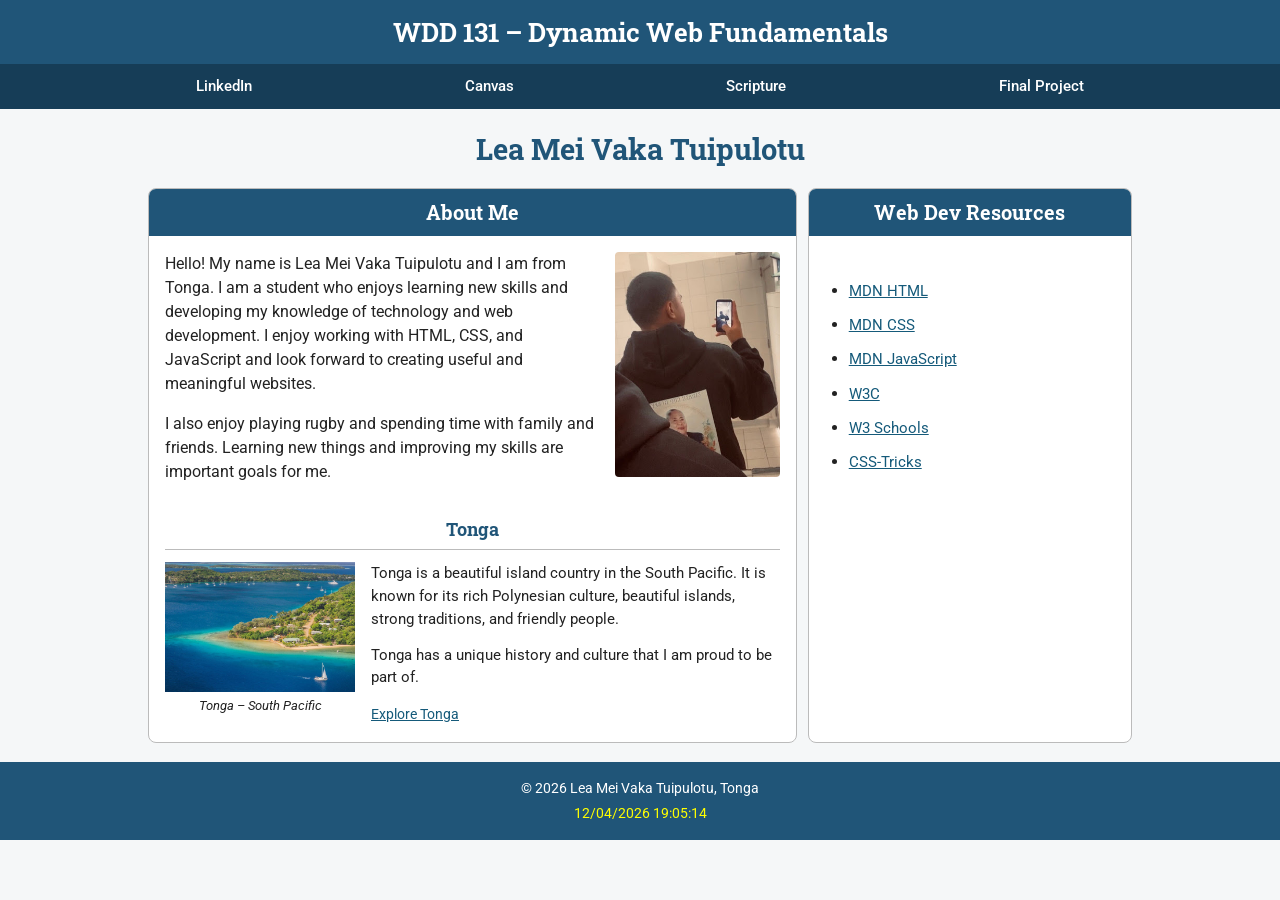
<file: index.html>
<!DOCTYPE html>
<html lang="en-US">

<head>
    <meta charset="UTF-8">
    <meta name="viewport" content="width=device-width, initial-scale=1.0">

    <title>WDD 131 – Dynamic Web Fundamentals – Lea Mei Vaka Tuipulotu</title>

    <meta name="description"
        content="WDD 131 – Dynamic Web Fundamentals – Lea Mei Vaka Tuipulotu. A student home page featuring web development, HTML, CSS, JavaScript, and information about Tonga.">

    <meta name="author" content="Lea Mei Vaka Tuipulotu">

    <link rel="preconnect" href="https://fonts.googleapis.com">
    <link rel="preconnect" href="https://fonts.gstatic.com" crossorigin>

    <link
        href="https://fonts.googleapis.com/css2?family=Roboto:wght@400;500;700&family=Roboto+Slab:wght@700&display=swap"
        rel="stylesheet">

    <link rel="stylesheet" href="styles/base.css">

    <script src="scripts/getdates.js" defer></script>
</head>

<body>

    <header>
        <span id="course-title">WDD 131 – Dynamic Web Fundamentals</span>

        <button id="menu-button" aria-label="Open navigation menu" aria-expanded="false">
            ☰
        </button>

        <nav id="main-nav">
            <a href="https://www.linkedin.com/" target="_blank" rel="noopener noreferrer">
                LinkedIn
            </a>

            <a href="https://byupw.instructure.com/" target="_blank" rel="noopener noreferrer">
                Canvas
            </a>

            <a href="https://www.churchofjesuschrist.org/study/scriptures"
                target="_blank" rel="noopener noreferrer">
                Scripture
            </a>

            <a href="#">
                Final Project
            </a>
        </nav>
    </header>

    <main>

        <h1>Lea Mei Vaka Tuipulotu</h1>

        <div class="content-grid">

            <section class="card about-card">

                <h2>About Me</h2>

                <div class="about-content">

                    <img class="profile"
                        src="images/profile.jpg"
                        alt="Portrait of Lea Mei Vaka Tuipulotu">

                    <p>
                        Hello! My name is Lea Mei Vaka Tuipulotu and I am from Tonga.
                        I am a student who enjoys learning new skills and developing
                        my knowledge of technology and web development. I enjoy working
                        with HTML, CSS, and JavaScript and look forward to creating
                        useful and meaningful websites.
                    </p>

                    <p>
                        I also enjoy playing rugby and spending time with family
                        and friends. Learning new things and improving my skills are
                        important goals for me.
                    </p>

                </div>

                <div class="location">

                    <h3>Tonga</h3>

                    <div class="location-content">

                        <figure>
                            <img class="location-image"
                                src="images/tonga.jpg"
                                alt="Beautiful coastal landscape in Tonga">

                            <figcaption>
                                Tonga – South Pacific
                            </figcaption>
                        </figure>

                        <div class="tonga-text">

                            <p>
                                Tonga is a beautiful island country in the South Pacific.
                                It is known for its rich Polynesian culture, beautiful
                                islands, strong traditions, and friendly people.
                            </p>

                            <p>
                                Tonga has a unique history and culture that I am proud
                                to be part of.
                            </p>

                            <a href="https://www.tourismtonga.gov.to/"
                                target="_blank"
                                rel="noopener noreferrer">
                                Explore Tonga
                            </a>

                        </div>

                    </div>

                </div>

            </section>

            <section class="card resources-card">

                <h2>Web Dev Resources</h2>

                <ul>

                    <li>
                        <a href="https://developer.mozilla.org/en-US/docs/Web/HTML"
                            target="_blank" rel="noopener noreferrer">
                            MDN HTML
                        </a>
                    </li>

                    <li>
                        <a href="https://developer.mozilla.org/en-US/docs/Web/CSS"
                            target="_blank" rel="noopener noreferrer">
                            MDN CSS
                        </a>
                    </li>

                    <li>
                        <a href="https://developer.mozilla.org/en-US/docs/Web/JavaScript"
                            target="_blank" rel="noopener noreferrer">
                            MDN JavaScript
                        </a>
                    </li>

                    <li>
                        <a href="https://www.w3.org/"
                            target="_blank" rel="noopener noreferrer">
                            W3C
                        </a>
                    </li>

                    <li>
                        <a href="https://www.w3schools.com/"
                            target="_blank" rel="noopener noreferrer">
                            W3 Schools
                        </a>
                    </li>

                    <li>
                        <a href="https://css-tricks.com/"
                            target="_blank" rel="noopener noreferrer">
                            CSS-Tricks
                        </a>
                    </li>

                </ul>

            </section>

        </div>

    </main>

    <footer>

        <p>
            &copy; <span id="currentyear"></span>
            Lea Mei Vaka Tuipulotu, Tonga
        </p>

        <p id="lastModified"></p>

    </footer>

</body>

</html>
</file>
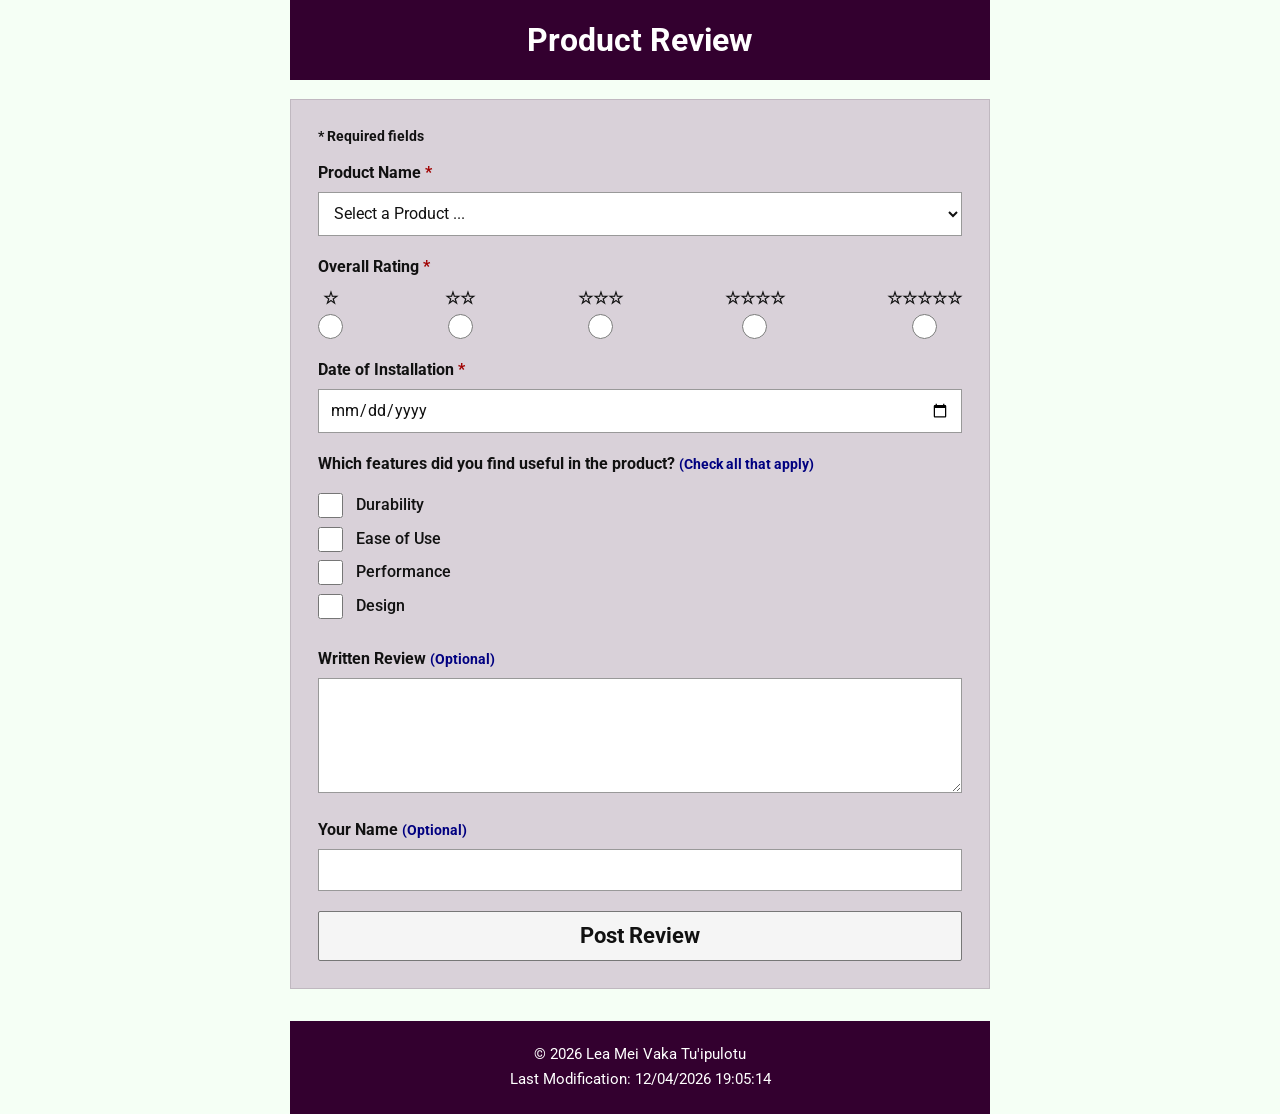
<file: form.html>
<!DOCTYPE html>
<html lang="en">
<head>
    <meta charset="UTF-8">
    <meta name="viewport" content="width=device-width, initial-scale=1.0">

    <meta name="description" content="WDD 131 Product Review Form for submitting a product review.">
    <meta name="author" content="Lea Mei Vaka Tu'ipulotu">

    <title>Product Review | WDD 131</title>

    <link rel="preconnect" href="https://fonts.googleapis.com">
    <link rel="preconnect" href="https://fonts.gstatic.com" crossorigin>
    <link href="https://fonts.googleapis.com/css2?family=Roboto:wght@400;500;700&display=swap" rel="stylesheet">

    <link rel="stylesheet" href="styles/form.css">
    <script src="scripts/form.js" defer></script>
</head>

<body>
    <header>
        <h1>Product Review</h1>
    </header>

    <main>
        <form method="get" action="review.html">

            <p class="required-note">
                <span aria-hidden="true">*</span> Required fields
            </p>

            <div class="form-group">
                <label for="productName">
                    Product Name <span class="required" aria-hidden="true">*</span>
                </label>

                <select id="productName" name="productName" required>
                    <option value="" disabled selected>Select a Product ...</option>
                </select>
            </div>

            <fieldset>
                <legend>
                    Overall Rating
                    <span class="required" aria-hidden="true">*</span>
                </legend>

                <div class="rating">
                    <label for="rating1">
                        <span class="stars">☆</span>
                        <input type="radio" id="rating1" name="rating" value="1" required>
                        <span class="sr-only">1 star</span>
                    </label>

                    <label for="rating2">
                        <span class="stars">☆☆</span>
                        <input type="radio" id="rating2" name="rating" value="2" required>
                        <span class="sr-only">2 stars</span>
                    </label>

                    <label for="rating3">
                        <span class="stars">☆☆☆</span>
                        <input type="radio" id="rating3" name="rating" value="3" required>
                        <span class="sr-only">3 stars</span>
                    </label>

                    <label for="rating4">
                        <span class="stars">☆☆☆☆</span>
                        <input type="radio" id="rating4" name="rating" value="4" required>
                        <span class="sr-only">4 stars</span>
                    </label>

                    <label for="rating5">
                        <span class="stars">☆☆☆☆☆</span>
                        <input type="radio" id="rating5" name="rating" value="5" required>
                        <span class="sr-only">5 stars</span>
                    </label>
                </div>
            </fieldset>

            <div class="form-group">
                <label for="installDate">
                    Date of Installation
                    <span class="required" aria-hidden="true">*</span>
                </label>

                <input type="date" id="installDate" name="installDate" required>
            </div>

            <fieldset>
                <legend>
                    Which features did you find useful in the product?
                    <span class="optional">(Check all that apply)</span>
                </legend>

                <label for="feature1">
                    <input type="checkbox" id="feature1" name="features" value="Durability">
                    Durability
                </label>

                <label for="feature2">
                    <input type="checkbox" id="feature2" name="features" value="Ease of Use">
                    Ease of Use
                </label>

                <label for="feature3">
                    <input type="checkbox" id="feature3" name="features" value="Performance">
                    Performance
                </label>

                <label for="feature4">
                    <input type="checkbox" id="feature4" name="features" value="Design">
                    Design
                </label>
            </fieldset>

            <div class="form-group">
                <label for="writtenReview">
                    Written Review <span class="optional">(Optional)</span>
                </label>

                <textarea id="writtenReview" name="writtenReview"></textarea>
            </div>

            <div class="form-group">
                <label for="userName">
                    Your Name <span class="optional">(Optional)</span>
                </label>

                <input type="text" id="userName" name="userName" autocomplete="name">
            </div>

            <input type="submit" value="Post Review" class="submit-button">
        </form>
    </main>

    <footer>
        <p>&copy; <span id="currentyear"></span> Lea Mei Vaka Tu'ipulotu</p>
        <p>Last Modification: <span id="lastModified"></span></p>
    </footer>
</body>
</html>
</file>
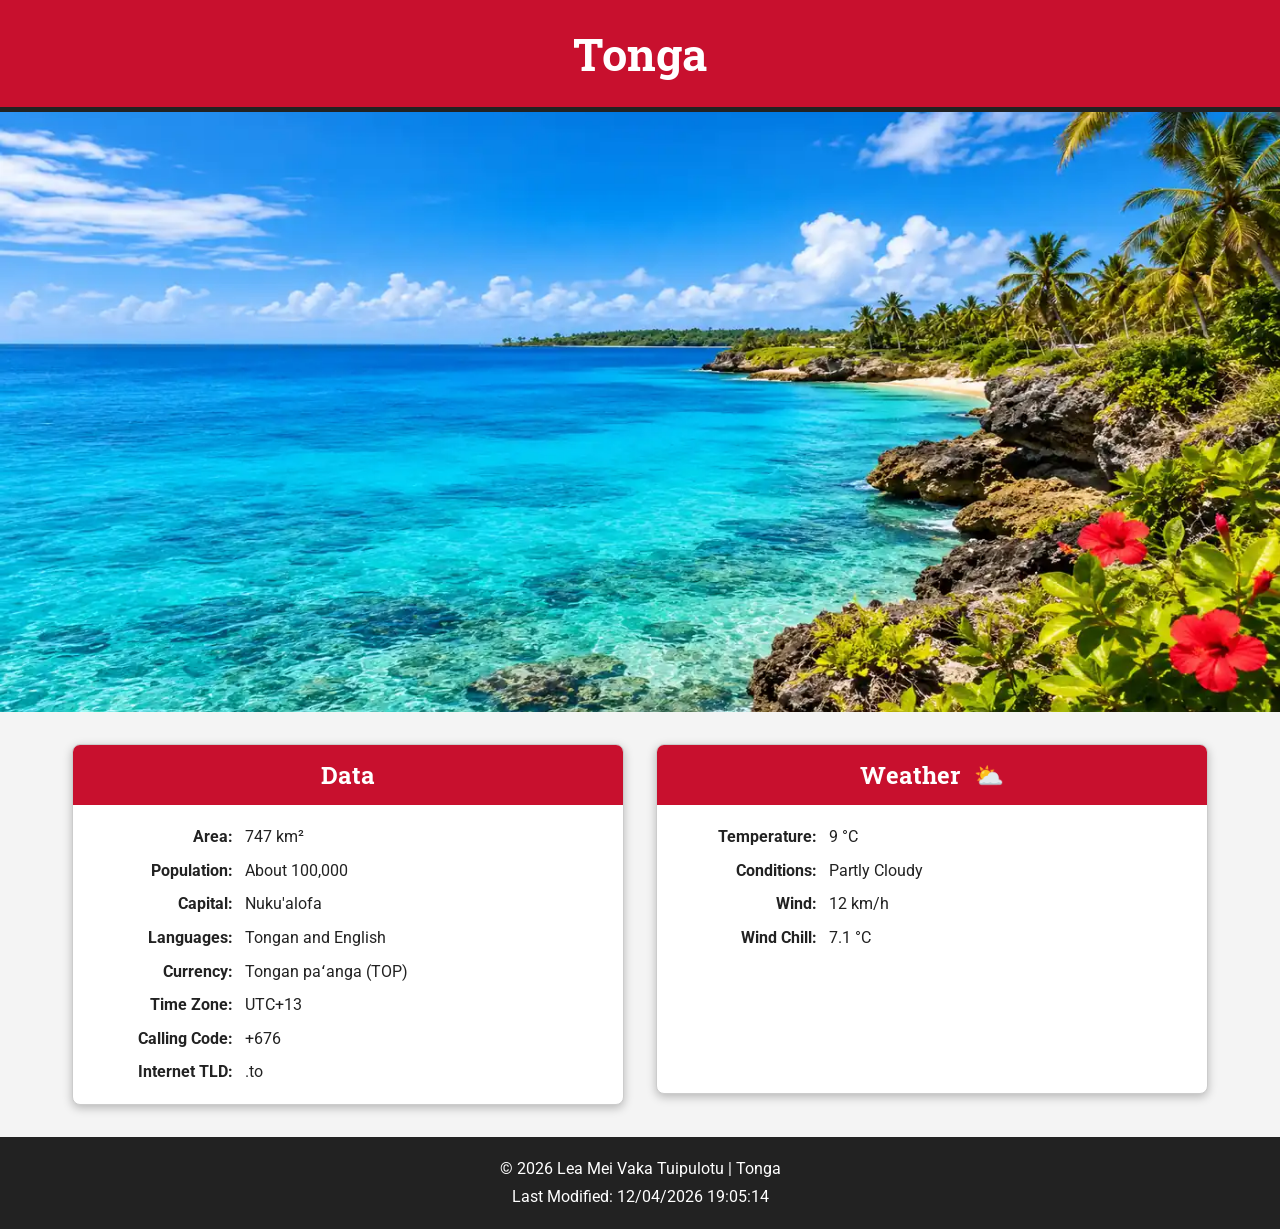
<file: place.html>
<!DOCTYPE html>
<html lang="en">
<head>
    <meta charset="UTF-8">
    <meta name="viewport" content="width=device-width, initial-scale=1.0">

    <meta name="description" content="Discover Tonga, a beautiful island kingdom in the South Pacific, including its data, culture, geography, and weather.">
    <meta name="author" content="Lea Mei Vaka Tuipulotu">

    <title>Tonga | WDD 131 - Dynamic Web Fundamentals - Lea Mei Vaka Tuipulotu</title>

    <link rel="preconnect" href="https://fonts.googleapis.com">
    <link rel="preconnect" href="https://fonts.gstatic.com" crossorigin>

    <link href="https://fonts.googleapis.com/css2?family=Roboto:wght@400;500;700&family=Roboto+Slab:wght@700&display=swap" rel="stylesheet">

    <link rel="stylesheet" href="styles/place.css">
    <script src="scripts/place.js" defer></script>
</head>

<body>

    <header>
        <h1>Tonga</h1>
    </header>

    <main>

        <section class="hero">
            <picture>
                <source
                    media="(max-width: 600px)"
                    srcset="images/tonga-small.webp">

                <source
                    media="(min-width: 601px)"
                    srcset="images/tonga-large.webp">

                <img
                    src="images/tonga-large.webp"
                    alt="Beautiful tropical coastline in Tonga"
                    width="1200"
                    height="600">
            </picture>
        </section>

        <section class="information">

            <article class="card data-card">
                <h2>Data</h2>

                <dl>
                    <div>
                        <dt>Area:</dt>
                        <dd>747 km²</dd>
                    </div>

                    <div>
                        <dt>Population:</dt>
                        <dd>About 100,000</dd>
                    </div>

                    <div>
                        <dt>Capital:</dt>
                        <dd>Nuku'alofa</dd>
                    </div>

                    <div>
                        <dt>Languages:</dt>
                        <dd>Tongan and English</dd>
                    </div>

                    <div>
                        <dt>Currency:</dt>
                        <dd>Tongan paʻanga (TOP)</dd>
                    </div>

                    <div>
                        <dt>Time Zone:</dt>
                        <dd>UTC+13</dd>
                    </div>

                    <div>
                        <dt>Calling Code:</dt>
                        <dd>+676</dd>
                    </div>

                    <div>
                        <dt>Internet TLD:</dt>
                        <dd>.to</dd>
                    </div>
                </dl>
            </article>

            <article class="card weather-card">
                <h2>Weather</h2>

                <img
                    class="weather-icon"
                    src="images/weather.svg"
                    alt="Partly cloudy weather"
                    width="80"
                    height="80">

                <dl>
                    <div>
                        <dt>Temperature:</dt>
                        <dd>9 °C</dd>
                    </div>

                    <div>
                        <dt>Conditions:</dt>
                        <dd>Partly Cloudy</dd>
                    </div>

                    <div>
                        <dt>Wind:</dt>
                        <dd>12 km/h</dd>
                    </div>

                    <div>
                        <dt>Wind Chill:</dt>
                        <dd><span id="windchill">N/A</span></dd>
                    </div>
                </dl>
            </article>

        </section>

    </main>

    <footer>
        <p>
            &copy; <span id="currentyear"></span>
            Lea Mei Vaka Tuipulotu | Tonga
        </p>

        <p>
            Last Modified:
            <span id="lastModified"></span>
        </p>
    </footer>

</body>
</html>
</file>
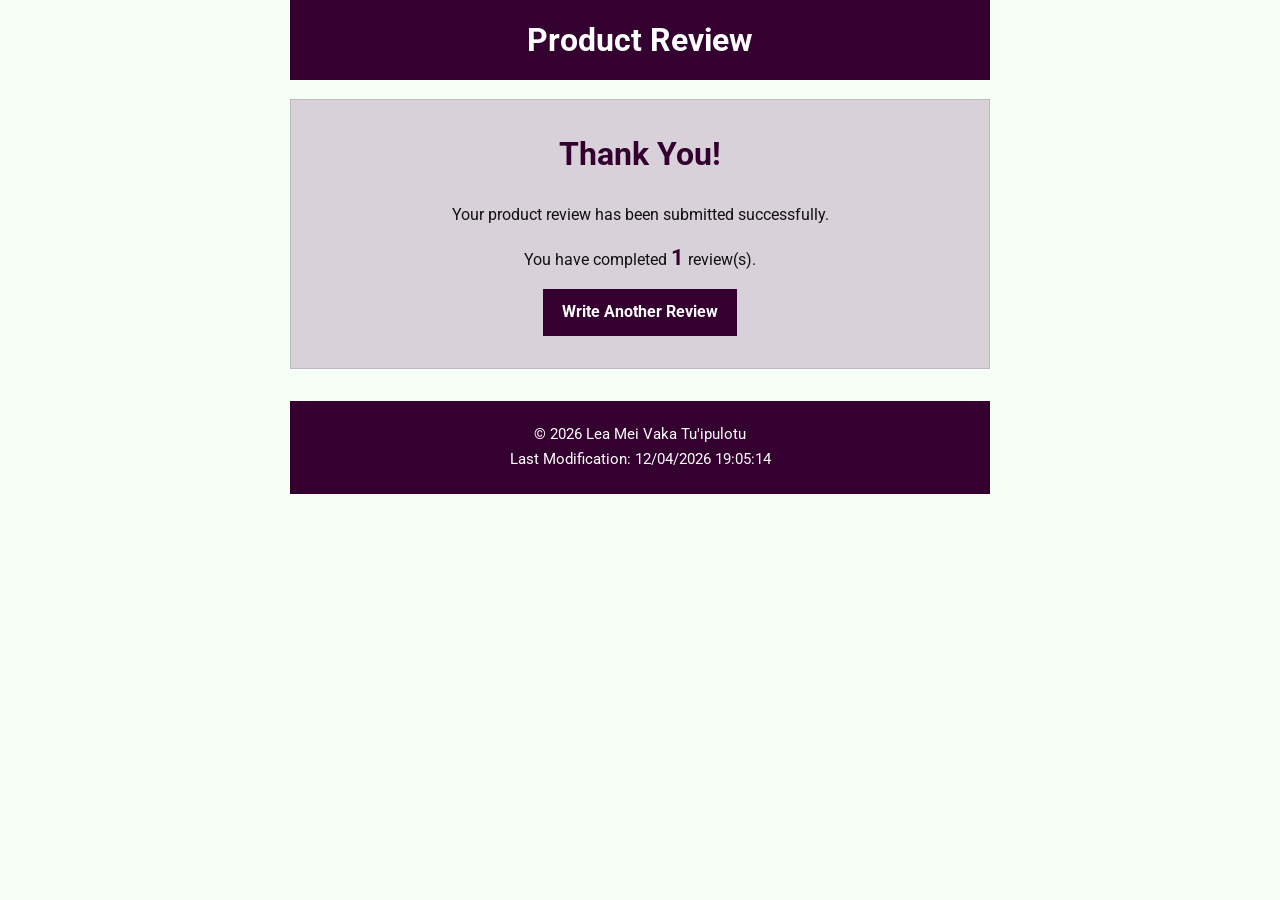
<file: review.html>
<!DOCTYPE html>
<html lang="en">
<head>
    <meta charset="UTF-8">
    <meta name="viewport" content="width=device-width, initial-scale=1.0">

    <meta name="description" content="WDD 131 Product Review confirmation page.">
    <meta name="author" content="Lea Mei Vaka Tu'ipulotu">

    <title>Review Submitted | WDD 131</title>

    <link rel="preconnect" href="https://fonts.googleapis.com">
    <link rel="preconnect" href="https://fonts.gstatic.com" crossorigin>
    <link href="https://fonts.googleapis.com/css2?family=Roboto:wght@400;500;700&display=swap" rel="stylesheet">

    <link rel="stylesheet" href="styles/form.css">
    <script src="scripts/form.js" defer></script>
</head>

<body>
    <header>
        <h1>Product Review</h1>
    </header>

    <main class="confirmation">
        <section>
            <h2>Thank You!</h2>

            <p>Your product review has been submitted successfully.</p>

            <p>
                You have completed
                <strong id="reviewCount">0</strong>
                review(s).
            </p>

            <a href="form.html" class="back-button">Write Another Review</a>
        </section>
    </main>

    <footer>
        <p>&copy; <span id="currentyear"></span> Lea Mei Vaka Tu'ipulotu</p>
        <p>Last Modification: <span id="lastModified"></span></p>
    </footer>
</body>
</html>
</file>
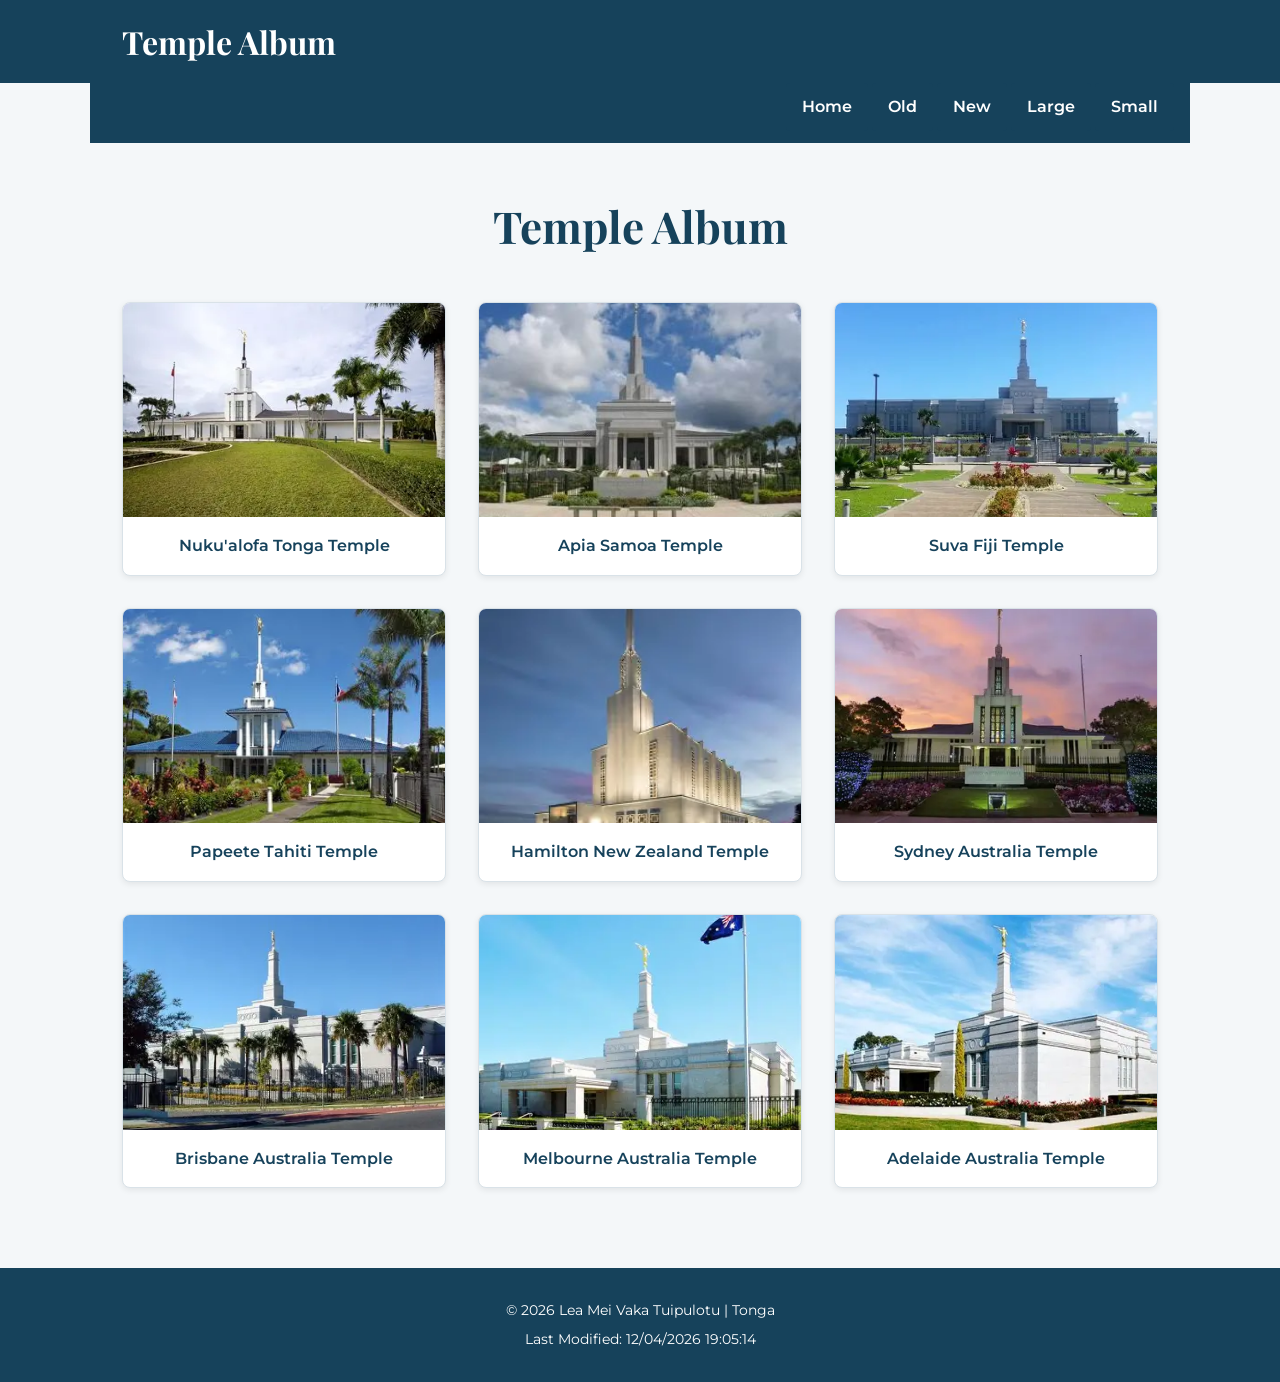
<file: temples.html>
<!DOCTYPE html>
<html lang="en-US">

<head>
    <meta charset="UTF-8">
    <meta name="viewport" content="width=device-width, initial-scale=1.0">

    <meta name="description"
        content="Temple Album featuring temples of The Church of Jesus Christ of Latter-day Saints.">
    <meta name="author" content="Lea Mei Vaka Tuipulotu">

    <title>Temple Album | Lea Mei Vaka Tuipulotu</title>

    <link rel="preconnect" href="https://fonts.googleapis.com">
    <link rel="preconnect" href="https://fonts.gstatic.com" crossorigin>

    <link href="https://fonts.googleapis.com/css2?family=Montserrat:wght@400;500;600;700&family=Playfair+Display:wght@600;700&display=swap"
        rel="stylesheet">

    <link rel="stylesheet" href="styles/temples.css">
    <link rel="stylesheet" href="styles/temples-large.css">

    <script src="scripts/temples.js" defer></script>
</head>

<body>

    <header>
        <div class="header-content">

            <span>Temple Album</span>

            <button id="menu-button"
                type="button"
                aria-label="Open navigation menu"
                aria-expanded="false">
                ☰
            </button>

        </div>
    </header>

    <nav id="navigation">
        <a href="#">Home</a>
        <a href="#">Old</a>
        <a href="#">New</a>
        <a href="#">Large</a>
        <a href="#">Small</a>
    </nav>

    <main>

        <h1>Temple Album</h1>

        <section class="temple-grid">

            <figure>
                <img src="images/nukualofa.jpg"
                    alt="Nuku'alofa Tonga Temple"
                    loading="lazy">
                <figcaption>Nuku'alofa Tonga Temple</figcaption>
            </figure>

            <figure>
                <img src="images/apia.jpg"
                    alt="Apia Samoa Temple"
                    loading="lazy">
                <figcaption>Apia Samoa Temple</figcaption>
            </figure>

            <figure>
                <img src="images/suva.jpg"
                    alt="Suva Fiji Temple"
                    loading="lazy">
                <figcaption>Suva Fiji Temple</figcaption>
            </figure>

            <figure>
                <img src="images/papeete.jpg"
                    alt="Papeete Tahiti Temple"
                    loading="lazy">
                <figcaption>Papeete Tahiti Temple</figcaption>
            </figure>

            <figure>
                <img src="images/hamilton.jpg"
                    alt="Hamilton New Zealand Temple"
                    loading="lazy">
                <figcaption>Hamilton New Zealand Temple</figcaption>
            </figure>

            <figure>
                <img src="images/sydney.jpg"
                    alt="Sydney Australia Temple"
                    loading="lazy">
                <figcaption>Sydney Australia Temple</figcaption>
            </figure>

            <figure>
                <img src="images/brisbane.jpg"
                    alt="Brisbane Australia Temple"
                    loading="lazy">
                <figcaption>Brisbane Australia Temple</figcaption>
            </figure>

            <figure>
                <img src="images/melbourne.jpg"
                    alt="Melbourne Australia Temple"
                    loading="lazy">
                <figcaption>Melbourne Australia Temple</figcaption>
            </figure>

            <figure>
                <img src="images/adelaide.jpg"
                    alt="Adelaide Australia Temple"
                    loading="lazy">
                <figcaption>Adelaide Australia Temple</figcaption>
            </figure>

        </section>

    </main>

    <footer>

        <p>
            &copy; <span id="currentyear"></span>
            Lea Mei Vaka Tuipulotu | Tonga
        </p>

        <p id="lastModified"></p>

    </footer>

</body>

</html>
</file>
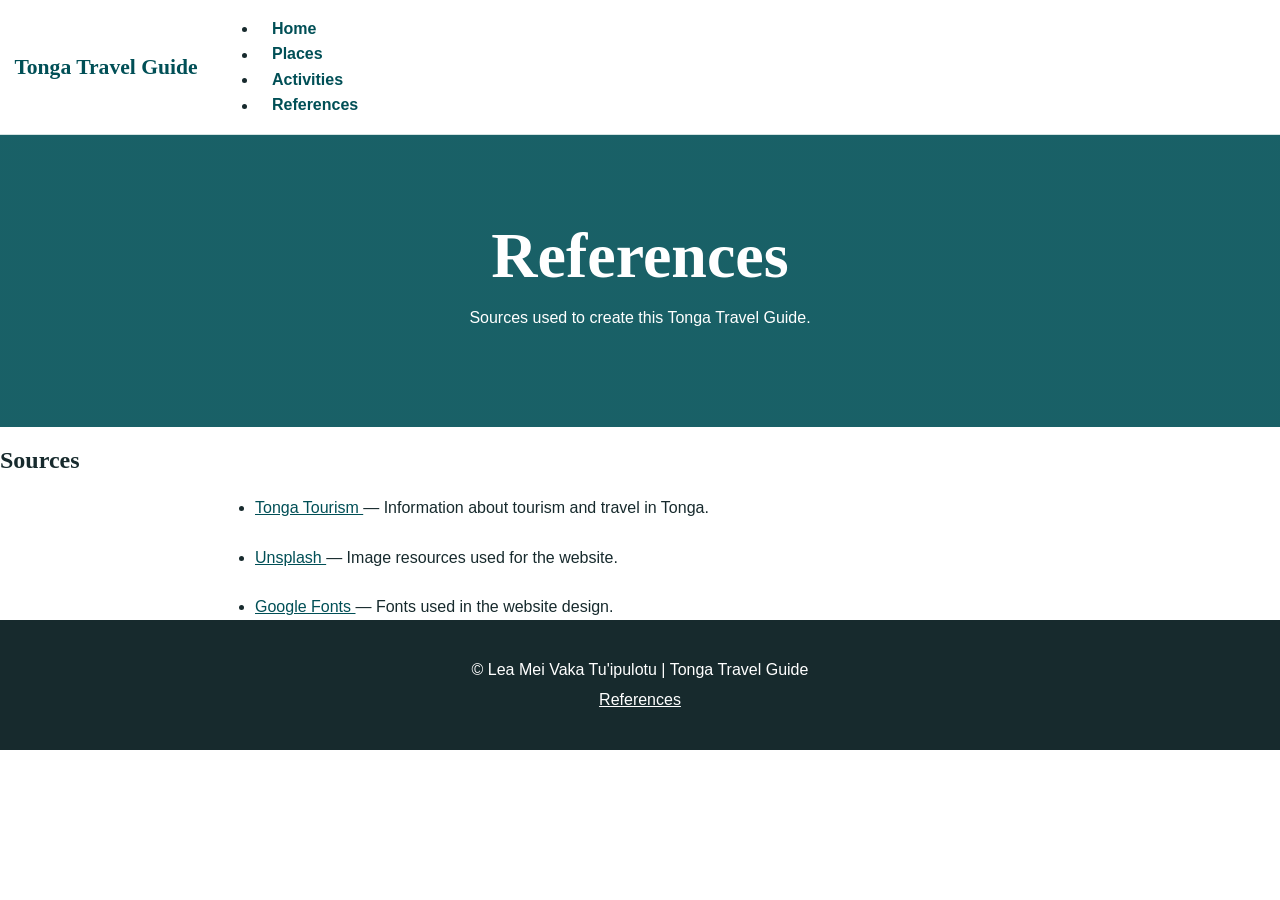
<file: project/references.html>
<!DOCTYPE html>
<html lang="en">
<head>
    <meta charset="UTF-8">
    <meta name="viewport" content="width=device-width, initial-scale=1.0">
    <meta name="description" content="References and sources used for the Tonga Travel Guide.">
    <meta name="author" content="Lea Mei Vaka Tu'ipulotu">
    <title>References | Tonga Travel Guide</title>

    <link rel="stylesheet" href="styles/project.css">
    <script src="scripts/project.js" defer></script>
</head>

<body>
    <header>
        <nav class="navbar">
            <a class="logo" href="index.html">Tonga Travel Guide</a>

            <button class="menu-button" aria-label="Open navigation menu">
                ☰
            </button>

            <ul class="nav-links">
                <li><a href="index.html">Home</a></li>
                <li><a href="places.html">Places</a></li>
                <li><a href="activities.html">Activities</a></li>
                <li><a href="references.html">References</a></li>
            </ul>
        </nav>
    </header>

    <main>
        <section class="page-banner">
            <h1>References</h1>
            <p>Sources used to create this Tonga Travel Guide.</p>
        </section>

        <section class="content-section">
            <h2>Sources</h2>

            <ul class="reference-list">
                <li>
                    <a href="https://www.tongatourism.travel/" target="_blank" rel="noopener">
                        Tonga Tourism
                    </a>
                    — Information about tourism and travel in Tonga.
                </li>

                <li>
                    <a href="https://unsplash.com/" target="_blank" rel="noopener">
                        Unsplash
                    </a>
                    — Image resources used for the website.
                </li>

                <li>
                    <a href="https://fonts.google.com/" target="_blank" rel="noopener">
                        Google Fonts
                    </a>
                    — Fonts used in the website design.
                </li>
            </ul>
        </section>
    </main>

    <footer>
        <p>&copy; <span id="currentyear"></span> Lea Mei Vaka Tu'ipulotu | Tonga Travel Guide</p>
        <p><a href="references.html">References</a></p>
    </footer>
</body>
</html>
</file>
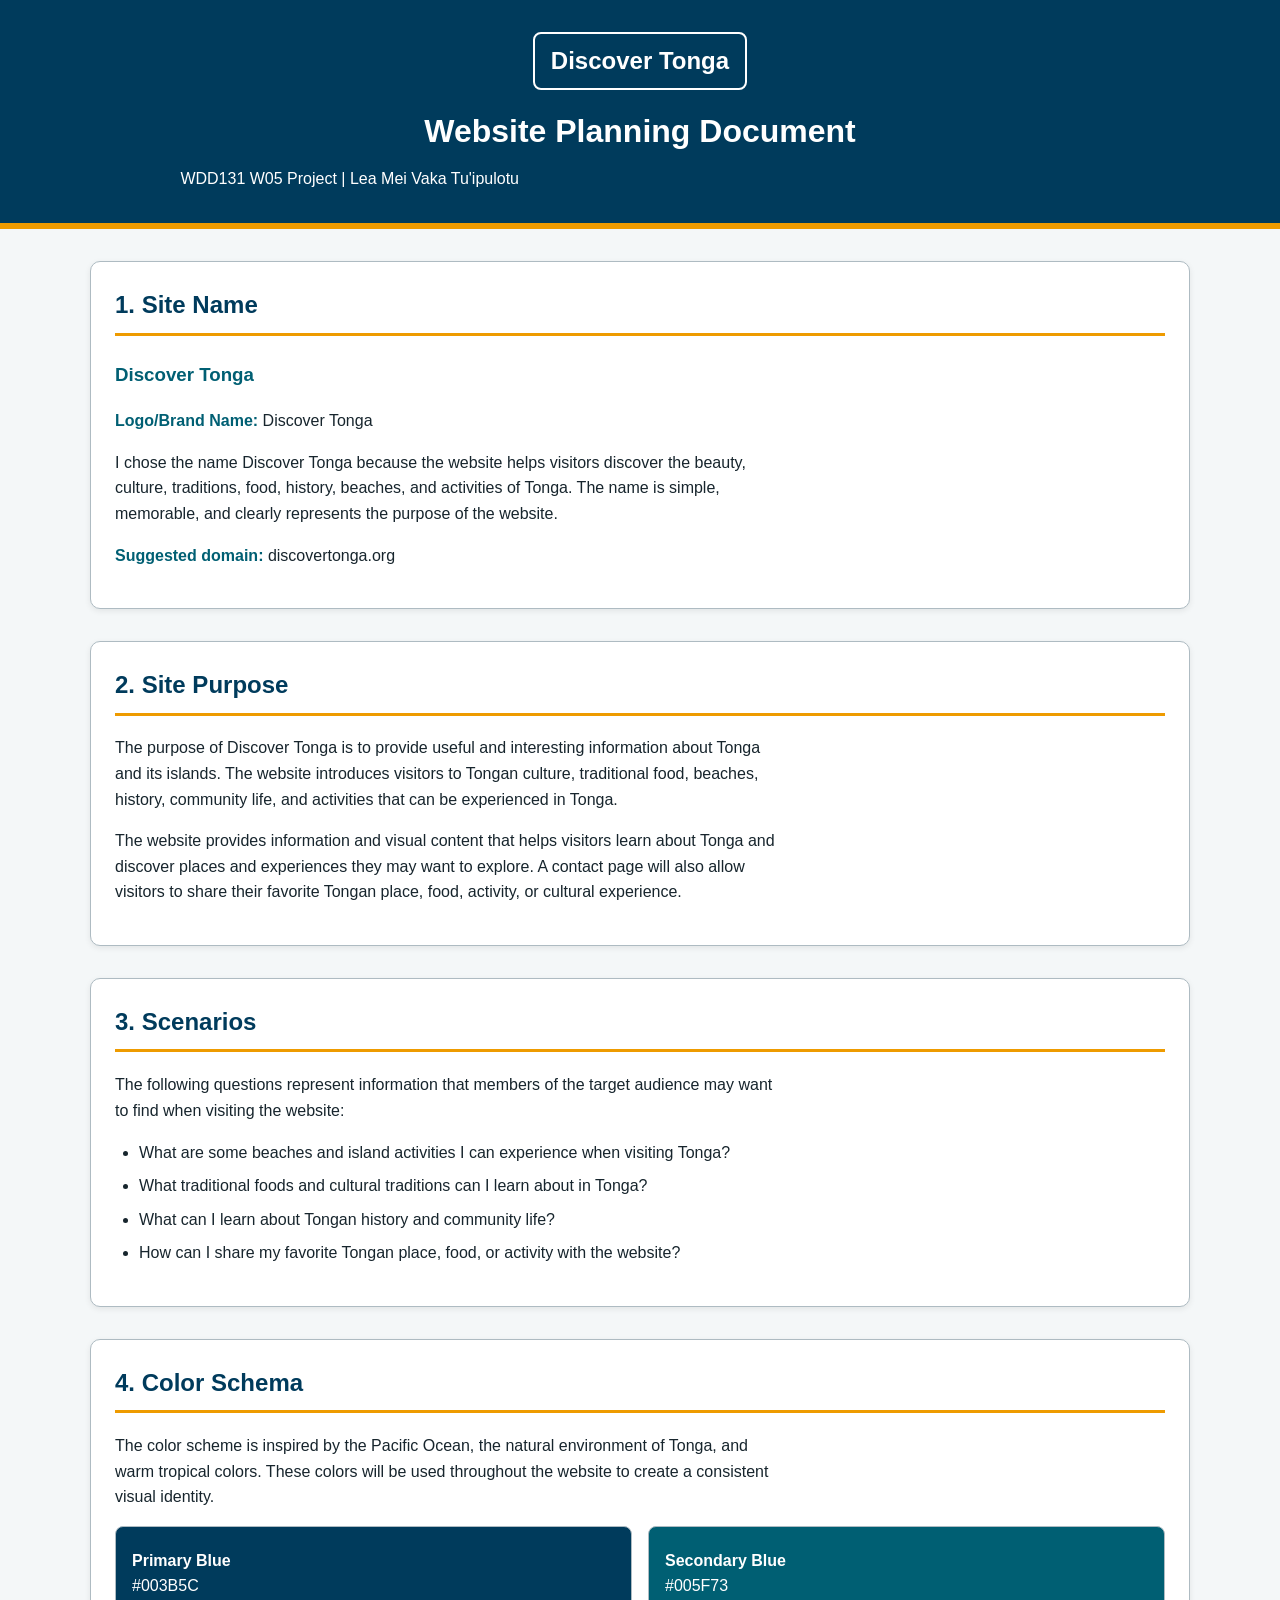
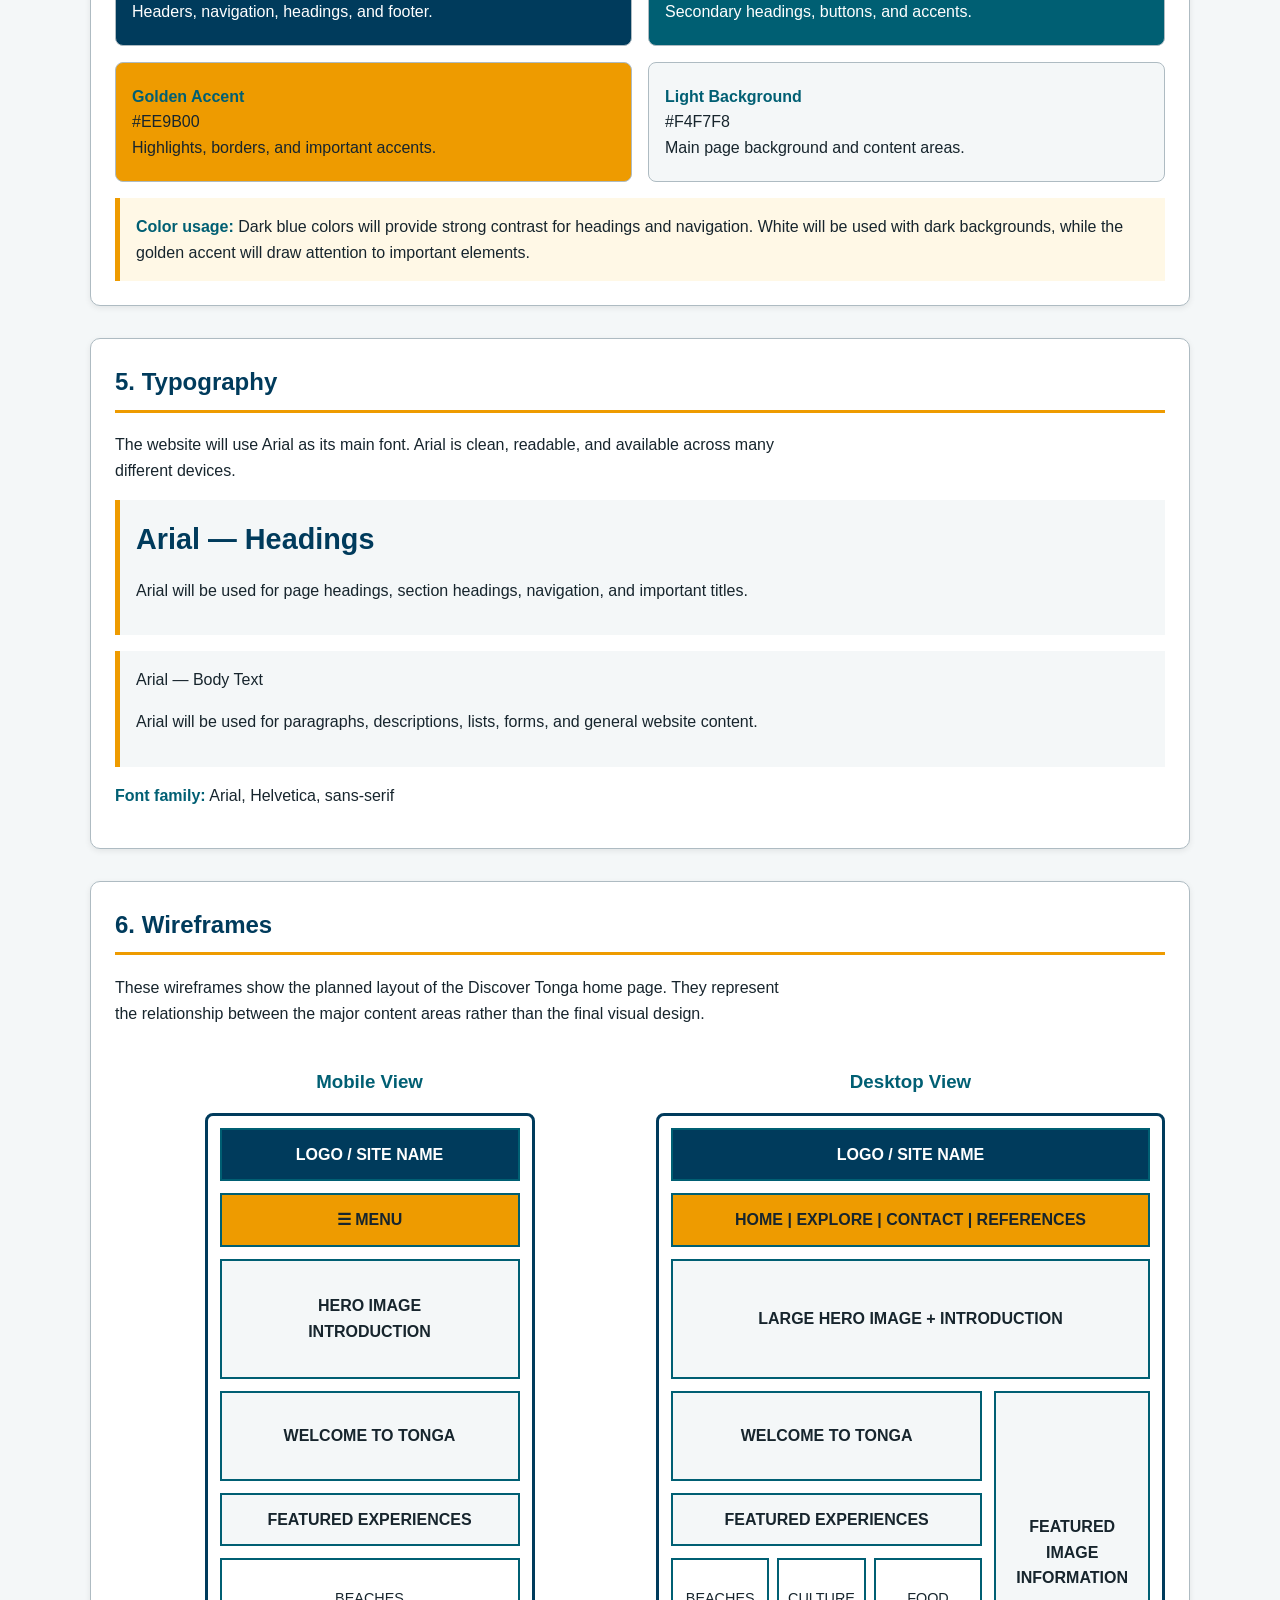
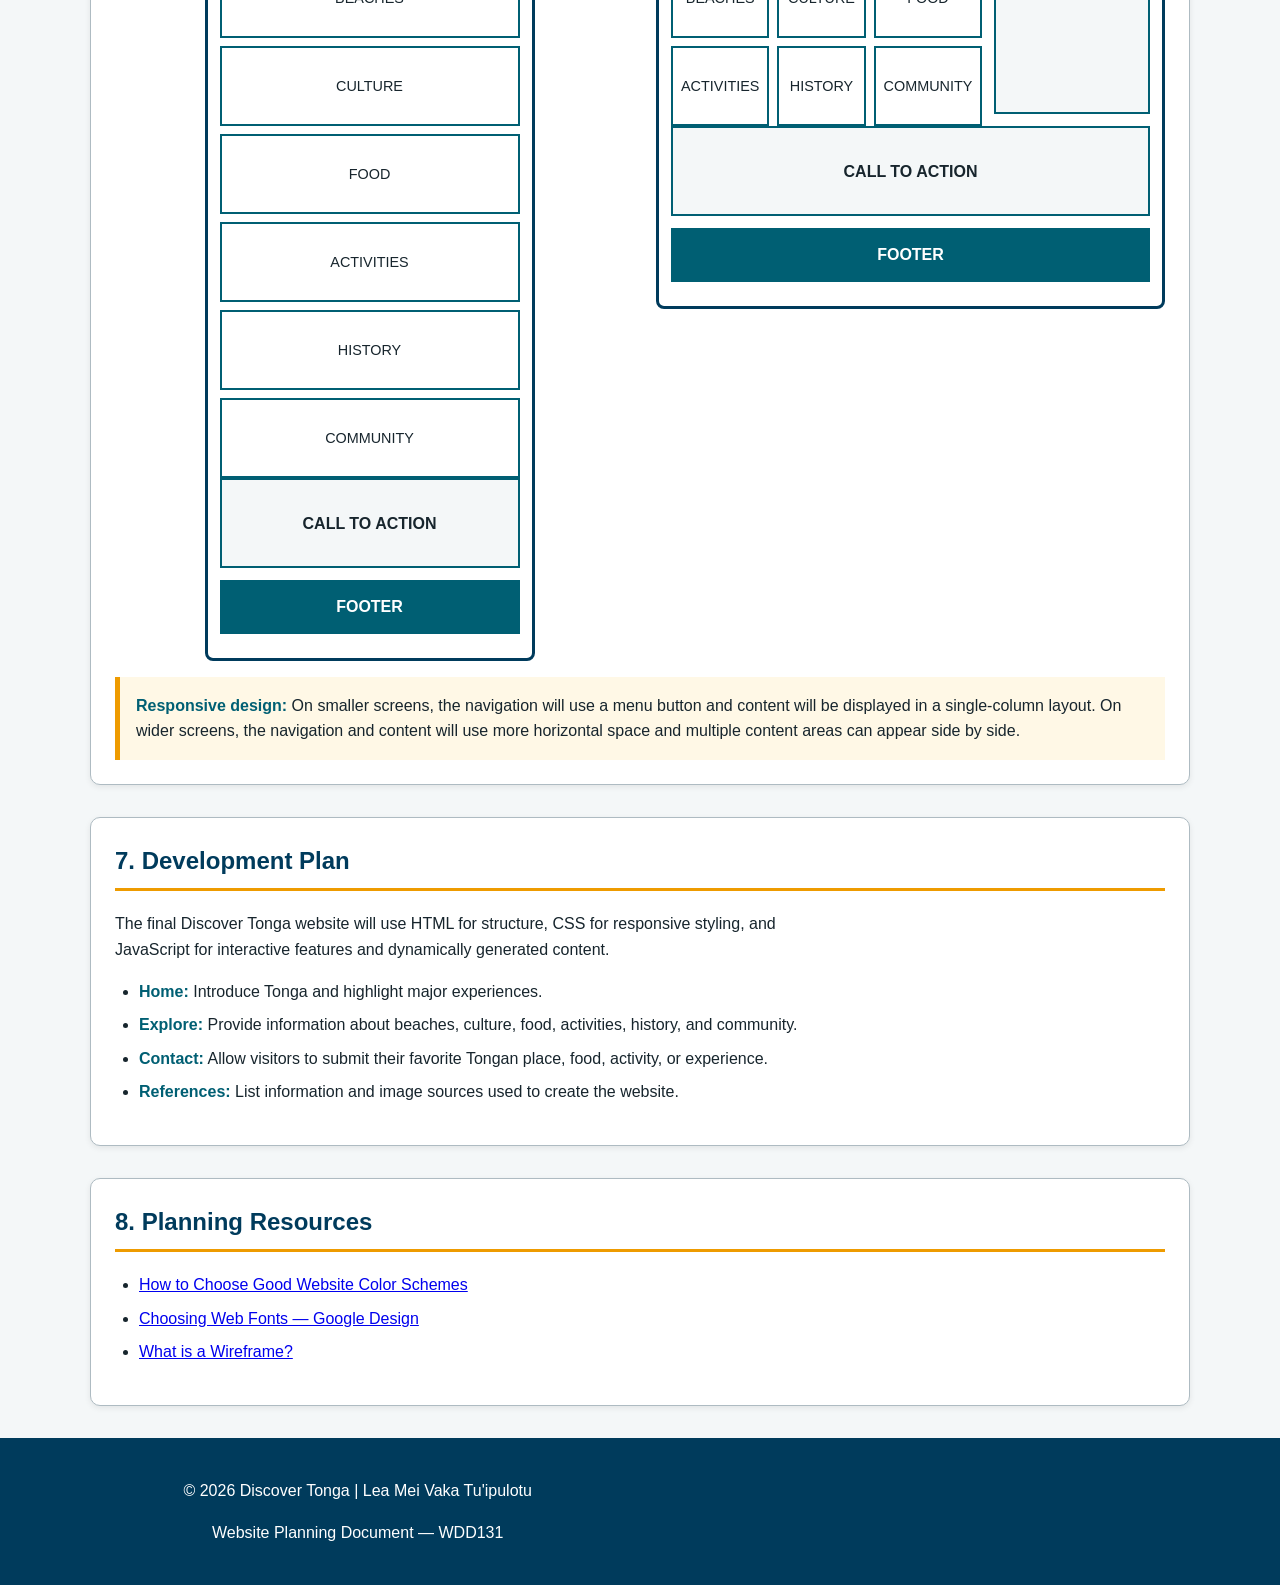
<file: project/siteplan.html>
<!DOCTYPE html>
<html lang="en">
<head>
    <meta charset="UTF-8">
    <meta name="viewport" content="width=device-width, initial-scale=1.0">

    <meta name="description"
        content="Discover Tonga website planning document covering the site's purpose, audience, colors, typography, and wireframes.">

    <meta name="author" content="Lea Mei Vaka Tu'ipulotu">

    <title>Discover Tonga | Website Planning Document</title>

    <link rel="stylesheet" href="styles/siteplan.css">
</head>

<body>

    <header>
        <a class="logo" href="index.html">Discover Tonga</a>

        <h1>Website Planning Document</h1>

        <p>WDD131 W05 Project | Lea Mei Vaka Tu'ipulotu</p>
    </header>

    <main>

        <section>
            <h2>1. Site Name</h2>

            <h3>Discover Tonga</h3>

            <p>
                <strong>Logo/Brand Name:</strong> Discover Tonga
            </p>

            <p>
                I chose the name Discover Tonga because the website helps
                visitors discover the beauty, culture, traditions, food,
                history, beaches, and activities of Tonga. The name is simple,
                memorable, and clearly represents the purpose of the website.
            </p>

            <p>
                <strong>Suggested domain:</strong> discovertonga.org
            </p>
        </section>

        <section>
            <h2>2. Site Purpose</h2>

            <p>
                The purpose of Discover Tonga is to provide useful and
                interesting information about Tonga and its islands. The
                website introduces visitors to Tongan culture, traditional
                food, beaches, history, community life, and activities that
                can be experienced in Tonga.
            </p>

            <p>
                The website provides information and visual content that helps
                visitors learn about Tonga and discover places and experiences
                they may want to explore. A contact page will also allow
                visitors to share their favorite Tongan place, food, activity,
                or cultural experience.
            </p>
        </section>

        <section>
            <h2>3. Scenarios</h2>

            <p>
                The following questions represent information that members of
                the target audience may want to find when visiting the website:
            </p>

            <ul>
                <li>
                    What are some beaches and island activities I can
                    experience when visiting Tonga?
                </li>

                <li>
                    What traditional foods and cultural traditions can I
                    learn about in Tonga?
                </li>

                <li>
                    What can I learn about Tongan history and community life?
                </li>

                <li>
                    How can I share my favorite Tongan place, food, or
                    activity with the website?
                </li>
            </ul>
        </section>

        <section>
            <h2>4. Color Schema</h2>

            <p>
                The color scheme is inspired by the Pacific Ocean, the natural
                environment of Tonga, and warm tropical colors. These colors
                will be used throughout the website to create a consistent
                visual identity.
            </p>

            <div class="color-grid">

                <div class="color-box primary-color">
                    <strong>Primary Blue</strong>
                    <span>#003B5C</span>
                    <span>Headers, navigation, headings, and footer.</span>
                </div>

                <div class="color-box secondary-color">
                    <strong>Secondary Blue</strong>
                    <span>#005F73</span>
                    <span>Secondary headings, buttons, and accents.</span>
                </div>

                <div class="color-box accent-color">
                    <strong>Golden Accent</strong>
                    <span>#EE9B00</span>
                    <span>Highlights, borders, and important accents.</span>
                </div>

                <div class="color-box background-color">
                    <strong>Light Background</strong>
                    <span>#F4F7F8</span>
                    <span>Main page background and content areas.</span>
                </div>

            </div>

            <div class="notes">
                <strong>Color usage:</strong>
                Dark blue colors will provide strong contrast for headings and
                navigation. White will be used with dark backgrounds, while
                the golden accent will draw attention to important elements.
            </div>
        </section>

        <section>
            <h2>5. Typography</h2>

            <p>
                The website will use Arial as its main font. Arial is clean,
                readable, and available across many different devices.
            </p>

            <div class="typography-example">
                <div class="heading-font">
                    Arial — Headings
                </div>

                <p>
                    Arial will be used for page headings, section headings,
                    navigation, and important titles.
                </p>
            </div>

            <div class="typography-example">
                <div class="body-font">
                    Arial — Body Text
                </div>

                <p>
                    Arial will be used for paragraphs, descriptions, lists,
                    forms, and general website content.
                </p>
            </div>

            <p>
                <strong>Font family:</strong>
                Arial, Helvetica, sans-serif
            </p>
        </section>

        <section>
            <h2>6. Wireframes</h2>

            <p>
                These wireframes show the planned layout of the Discover Tonga
                home page. They represent the relationship between the major
                content areas rather than the final visual design.
            </p>

            <div class="wireframes">

                <div class="wireframe-container">
                    <h3>Mobile View</h3>

                    <div class="wireframe mobile-wireframe">

                        <div class="wf-box wf-header">
                            LOGO / SITE NAME
                        </div>

                        <div class="wf-box wf-nav">
                            ☰ MENU
                        </div>

                        <div class="wf-box wf-hero">
                            HERO IMAGE<br>
                            INTRODUCTION
                        </div>

                        <div class="wf-box wf-content">
                            WELCOME TO TONGA
                        </div>

                        <div class="wf-box">
                            FEATURED EXPERIENCES
                        </div>

                        <div class="wf-cards">

                            <div class="wf-card">BEACHES</div>

                            <div class="wf-card">CULTURE</div>

                            <div class="wf-card">FOOD</div>

                            <div class="wf-card">ACTIVITIES</div>

                            <div class="wf-card">HISTORY</div>

                            <div class="wf-card">COMMUNITY</div>

                        </div>

                        <div class="wf-box wf-content">
                            CALL TO ACTION
                        </div>

                        <div class="wf-box wf-footer">
                            FOOTER
                        </div>

                    </div>
                </div>

                <div class="wireframe-container">
                    <h3>Desktop View</h3>

                    <div class="wireframe desktop-wireframe">

                        <div class="wf-box wf-header">
                            LOGO / SITE NAME
                        </div>

                        <div class="wf-box wf-nav">
                            HOME | EXPLORE | CONTACT | REFERENCES
                        </div>

                        <div class="wf-box wf-hero">
                            LARGE HERO IMAGE + INTRODUCTION
                        </div>

                        <div class="wf-content-area">

                            <div>

                                <div class="wf-box wf-content">
                                    WELCOME TO TONGA
                                </div>

                                <div class="wf-box">
                                    FEATURED EXPERIENCES
                                </div>

                                <div class="wf-cards">

                                    <div class="wf-card">
                                        BEACHES
                                    </div>

                                    <div class="wf-card">
                                        CULTURE
                                    </div>

                                    <div class="wf-card">
                                        FOOD
                                    </div>

                                    <div class="wf-card">
                                        ACTIVITIES
                                    </div>

                                    <div class="wf-card">
                                        HISTORY
                                    </div>

                                    <div class="wf-card">
                                        COMMUNITY
                                    </div>

                                </div>

                            </div>

                            <div class="wf-box wf-content">
                                FEATURED IMAGE<br>
                                INFORMATION
                            </div>

                        </div>

                        <div class="wf-box wf-content">
                            CALL TO ACTION
                        </div>

                        <div class="wf-box wf-footer">
                            FOOTER
                        </div>

                    </div>
                </div>

            </div>

            <div class="notes">
                <strong>Responsive design:</strong>
                On smaller screens, the navigation will use a menu button and
                content will be displayed in a single-column layout. On wider
                screens, the navigation and content will use more horizontal
                space and multiple content areas can appear side by side.
            </div>
        </section>

        <section>
            <h2>7. Development Plan</h2>

            <p>
                The final Discover Tonga website will use HTML for structure,
                CSS for responsive styling, and JavaScript for interactive
                features and dynamically generated content.
            </p>

            <ul>
                <li>
                    <strong>Home:</strong> Introduce Tonga and highlight
                    major experiences.
                </li>

                <li>
                    <strong>Explore:</strong> Provide information about
                    beaches, culture, food, activities, history, and
                    community.
                </li>

                <li>
                    <strong>Contact:</strong> Allow visitors to submit their
                    favorite Tongan place, food, activity, or experience.
                </li>

                <li>
                    <strong>References:</strong> List information and image
                    sources used to create the website.
                </li>
            </ul>
        </section>

        <section>
            <h2>8. Planning Resources</h2>

            <ul>
                <li>
                    <a href="https://www.websitebuilderexpert.com/designing-websites/how-to-choose-color-for-your-website/"
                        target="_blank"
                        rel="noopener">
                        How to Choose Good Website Color Schemes
                    </a>
                </li>

                <li>
                    <a href="https://design.google/library/choosing-web-fonts-beginners-guide/"
                        target="_blank"
                        rel="noopener">
                        Choosing Web Fonts — Google Design
                    </a>
                </li>

                <li>
                    <a href="https://youtu.be/T0vt3nLZKks"
                        target="_blank"
                        rel="noopener">
                        What is a Wireframe?
                    </a>
                </li>
            </ul>
        </section>

    </main>

    <footer>
        <p>
            &copy; <span id="currentyear"></span>
            Discover Tonga | Lea Mei Vaka Tu'ipulotu
        </p>

        <p>
            Website Planning Document — WDD131
        </p>
    </footer>

    <script>
        document.getElementById("currentyear").textContent =
            new Date().getFullYear();
    </script>

</body>
</html>
</file>
<file: styles/base.css>
:root {
    --primary-color: #205578;
    --dark-blue: #163d57;
    --background-color: #f5f7f8;
    --text-color: #222;
    --white: #ffffff;
    --accent-color: #ffff00;
    --border-color: #bbb;
}

* {
    box-sizing: border-box;
}

html {
    scroll-behavior: smooth;
}

body {
    margin: 0;
    font-family: "Roboto", sans-serif;
    color: var(--text-color);
    background-color: var(--background-color);
    line-height: 1.5;
}

/* HEADER */

header {
    background-color: var(--primary-color);
    color: var(--white);
}

#course-title {
    display: block;
    text-align: center;
    font-family: "Roboto Slab", serif;
    font-size: 1.6rem;
    font-weight: 700;
    padding: 0.8rem;
}

nav {
    display: flex;
    justify-content: space-evenly;
    background-color: var(--dark-blue);
}

nav a {
    color: var(--white);
    text-decoration: none;
    font-size: 0.95rem;
    font-weight: 500;
    padding: 0.7rem 1rem;
    transition: color 0.2s ease, background-color 0.2s ease;
}

nav a:hover,
nav a:focus {
    color: var(--accent-color);
    background-color: #0d2b3d;
    text-decoration: underline;
}

/* HAMBURGER BUTTON */

#menu-button {
    display: none;
    width: 100%;
    border: none;
    background-color: var(--dark-blue);
    color: var(--white);
    font-size: 1.8rem;
    padding: 0.5rem;
    cursor: pointer;
}

#menu-button:hover,
#menu-button:focus {
    background-color: #0d2b3d;
    color: var(--accent-color);
}

/* MAIN */

main {
    max-width: 1000px;
    margin: 1.2rem auto;
    padding: 0 0.5rem;
}

h1 {
    text-align: center;
    font-family: "Roboto Slab", serif;
    color: var(--primary-color);
    font-size: 1.8rem;
    margin: 0 0 1rem;
}

/* TWO COLUMNS */

.content-grid {
    display: grid;
    grid-template-columns: 2fr 1fr;
    gap: 0.7rem;
    align-items: stretch;
}

/* CARDS */

.card {
    background-color: var(--white);
    border: 1px solid var(--border-color);
    border-radius: 8px;
    overflow: hidden;
    height: 100%;
}

/* CARD HEADINGS */

.card h2 {
    margin: 0;
    padding: 0.55rem;
    text-align: center;
    background-color: var(--primary-color);
    color: var(--white);
    font-family: "Roboto Slab", serif;
    font-size: 1.25rem;
}

/* ABOUT ME */

.about-content {
    padding: 1rem;
    min-height: 205px;
}

.profile {
    float: right;
    width: 165px;
    height: 225px;
    object-fit: cover;
    margin: 0 0 0.7rem 1rem;
    border-radius: 4px;
    max-width: 100%;
}

.about-content p {
    font-size: 1rem;
    margin: 0 0 1rem;
}

/* TONGA */

.location {
    clear: both;
    padding: 0 1rem 1rem;
}

.location h3 {
    text-align: center;
    color: var(--primary-color);
    font-family: "Roboto Slab", serif;
    font-size: 1.15rem;
    border-bottom: 1px solid var(--border-color);
    margin: 0 0 0.8rem;
    padding-bottom: 0.3rem;
}

.location-content {
    display: flex;
    align-items: flex-start;
    gap: 1rem;
}

.location-content figure {
    margin: 0;
    min-width: 190px;
}

.location-image {
    width: 190px;
    height: 130px;
    max-width: 100%;
    object-fit: cover;
    display: block;
}

figcaption {
    text-align: center;
    font-size: 0.8rem;
    font-style: italic;
    margin-top: 0.2rem;
}

.tonga-text {
    flex: 1;
}

.tonga-text p {
    font-size: 0.95rem;
    margin: 0 0 0.8rem;
}

.tonga-text a {
    color: #155a7a;
    font-size: 0.9rem;
}

/* WEB DEV RESOURCES */

.resources-card {
    height: 100%;
}

.resources-card ul {
    margin: 0;
    padding: 2rem 1.5rem 2rem 2.5rem;
}

.resources-card li {
    margin: 0.65rem 0;
}

.resources-card a {
    color: #155a7a;
    font-size: 0.95rem;
}

.resources-card a:hover,
.resources-card a:focus {
    color: #0b3548;
}

/* FOOTER */

footer {
    background-color: var(--primary-color);
    color: var(--white);
    text-align: center;
    padding: 0.8rem;
    margin-top: 1.2rem;
}

footer p {
    margin: 0.2rem;
    font-size: 0.9rem;
}

#lastModified {
    color: var(--accent-color);
}

/* MOBILE */

@media (max-width: 700px) {

    #course-title {
        font-size: 1.3rem;
    }

    #menu-button {
        display: block;
    }

    nav {
        display: none;
        flex-direction: column;
    }

    nav.open {
        display: flex;
    }

    nav a {
        width: 100%;
        text-align: center;
        border-top: 1px solid rgba(255, 255, 255, 0.2);
    }

    .content-grid {
        grid-template-columns: 1fr;
    }

    .profile {
        width: 140px;
        height: 190px;
    }

    .location-content {
        flex-direction: column;
        align-items: center;
        text-align: center;
    }

    .location-content figure {
        min-width: auto;
        width: 100%;
    }

    .location-image {
        width: 100%;
        max-width: 300px;
        height: auto;
        aspect-ratio: 190 / 130;
        margin: 0 auto;
    }

    .tonga-text {
        width: 100%;
    }
}
</file>
<file: styles/form.css>
* {
    box-sizing: border-box;
}

body {
    margin: 0;
    font-family: "Roboto", sans-serif;
    color: #111111;
    background-color: #f5fff5;
    line-height: 1.4;
}

header {
    width: 100%;
    max-width: 700px;
    margin: 0 auto;
    padding: 1.1rem 1rem;
    background-color: #33002f;
    color: #ffffff;
    text-align: center;
}

header h1 {
    margin: 0;
    font-size: 1.8rem;
    font-weight: 700;
}

main {
    width: 92%;
    max-width: 700px;
    margin: 1.2rem auto;
}

form {
    padding: 1.4rem;
    background-color: #d9d1d9;
    border: 1px solid #c0b8c0;
}

.required-note {
    margin: 0 0 1rem;
    font-size: 0.85rem;
    font-weight: 700;
}

.required {
    color: #a00000;
    font-weight: 700;
}

.form-group {
    margin-bottom: 1.25rem;
}

.form-group > label,
legend {
    font-weight: 700;
}

.form-group > label {
    display: block;
    margin-bottom: 0.45rem;
}

.optional {
    color: #000080;
    font-size: 0.85rem;
    font-weight: 700;
}

select,
input[type="date"],
input[type="text"],
textarea {
    width: 100%;
    min-height: 42px;
    padding: 0.65rem;
    border: 1px solid #999999;
    border-radius: 0;
    background-color: #ffffff;
    color: #111111;
    font-family: inherit;
    font-size: 1rem;
}

textarea {
    min-height: 115px;
    resize: vertical;
}

fieldset {
    margin: 0 0 1.25rem;
    padding: 0;
    border: none;
}

legend {
    width: 100%;
    margin-bottom: 0.55rem;
    padding: 0;
}

.rating {
    display: flex;
    justify-content: space-between;
    align-items: flex-start;
    gap: 0.25rem;
}

.rating label {
    display: flex;
    flex-direction: column;
    align-items: center;
    cursor: pointer;
}

.stars {
    font-size: 1.05rem;
    font-weight: 700;
    white-space: nowrap;
    margin-bottom: 0.25rem;
}

.rating input[type="radio"] {
    width: 25px;
    height: 25px;
    margin: 0;
    cursor: pointer;
}

fieldset > label {
    display: block;
    margin: 0.55rem 0;
    font-weight: 500;
    cursor: pointer;
}

input[type="checkbox"] {
    width: 25px;
    height: 25px;
    margin: 0 0.55rem 0 0;
    vertical-align: middle;
    cursor: pointer;
}

.submit-button {
    width: 100%;
    min-height: 50px;
    padding: 0.65rem;
    border: 1px solid #777777;
    border-radius: 2px;
    background-color: #f5f5f5;
    color: #111111;
    font-family: inherit;
    font-size: 1.35rem;
    font-weight: 700;
    cursor: pointer;
}

.submit-button:hover {
    background-color: #ffffff;
}

select:focus,
input:focus,
textarea:focus,
.submit-button:focus {
    outline: 3px solid #8a5a00;
    outline-offset: 2px;
}

.sr-only {
    position: absolute;
    width: 1px;
    height: 1px;
    padding: 0;
    margin: -1px;
    overflow: hidden;
    clip: rect(0, 0, 0, 0);
    white-space: nowrap;
    border: 0;
}

footer {
    width: 100%;
    max-width: 700px;
    margin: 2rem auto 0;
    padding: 1.2rem 1rem;
    background-color: #33002f;
    color: #ffffff;
    text-align: center;
    font-size: 0.95rem;
}

footer p {
    margin: 0.25rem;
}

.confirmation {
    text-align: center;
}

.confirmation section {
    padding: 2rem 1.5rem;
    background-color: #d9d1d9;
    border: 1px solid #c0b8c0;
}

.confirmation h2 {
    margin-top: 0;
    color: #33002f;
    font-size: 2rem;
}

.confirmation strong {
    color: #33002f;
    font-size: 1.4rem;
}

.back-button {
    display: inline-block;
    padding: 0.75rem 1.2rem;
    background-color: #33002f;
    color: #ffffff;
    text-decoration: none;
    font-weight: 700;
}

.back-button:focus,
.back-button:hover {
    background-color: #4d0046;
}

@media (min-width: 700px) {
    header,
    main,
    footer {
        max-width: 700px;
    }

    header h1 {
        font-size: 2rem;
    }

    form {
        padding: 1.7rem;
    }
}
</file>
<file: styles/place.css>
:root {
    --primary-color: #c8102e;
    --secondary-color: #ffffff;
    --dark-color: #222222;
    --light-color: #f4f4f4;
    --card-color: #ffffff;
    --border-color: #cccccc;
    --shadow: 0 3px 10px rgba(0, 0, 0, 0.25);
}

* {
    box-sizing: border-box;
}

body {
    margin: 0;
    font-family: "Roboto", Arial, sans-serif;
    color: var(--dark-color);
    background-color: var(--light-color);
    line-height: 1.5;
}

header {
    background-color: var(--primary-color);
    color: var(--secondary-color);
    text-align: center;
    padding: 1rem;
    border-bottom: 5px solid var(--dark-color);
}

header h1 {
    margin: 0;
    font-family: "Roboto Slab", Georgia, serif;
    font-size: 2.2rem;
}

main {
    width: 100%;
    margin: 0 auto;
}

.hero {
    width: 100%;
}

.hero picture {
    display: block;
    width: 100%;
}

.hero img {
    display: block;
    width: 100%;
    height: auto;
}

.information {
    display: grid;
    grid-template-columns: 1fr;
    gap: 1.5rem;
    padding: 1.5rem;
    max-width: 1200px;
    margin: 0 auto;
}

.card {
    background-color: var(--card-color);
    border: 1px solid var(--border-color);
    border-radius: 8px;
    box-shadow: var(--shadow);
    overflow: hidden;
}

.card h2 {
    margin: 0;
    padding: 0.75rem 1rem;
    background-color: var(--primary-color);
    color: var(--secondary-color);
    font-family: "Roboto Slab", Georgia, serif;
    font-size: 1.5rem;
    text-align: center;
}

.card dl {
    margin: 0;
    padding: 1.25rem;
}

.card dl div {
    display: grid;
    grid-template-columns: 140px 1fr;
    gap: 0.75rem;
    margin-bottom: 0.6rem;
}

.card dl div:last-child {
    margin-bottom: 0;
}

.card dt {
    font-weight: 700;
    text-align: right;
}

.card dd {
    margin: 0;
}

.weather-icon {
    display: block;
    width: 70px;
    height: 70px;
    margin: 1rem auto 0.25rem;
}

footer {
    background-color: var(--dark-color);
    color: var(--secondary-color);
    text-align: center;
    padding: 1rem;
}

footer p {
    margin: 0.25rem;
}


/* ========================================
   WIDER VIEW
   ======================================== */

@media screen and (min-width: 601px) {

    header {
        padding: 1.25rem;
    }

    header h1 {
        font-size: 2.8rem;
    }

    .hero img {
        max-height: 600px;
        object-fit: cover;
    }

    .information {
        grid-template-columns: 1fr 1fr;
        align-items: start;
        padding: 2rem;
        gap: 2rem;
    }

    .card {
        min-height: 350px;
    }

    /* Hide the mobile weather SVG on wider screens */
    .weather-icon {
        display: none;
    }

    /* Required W03 pseudo-element */
    .weather-card h2::after {
        content: " ⛅";
        margin-left: 0.5rem;
    }
}


/* ========================================
   MOBILE VIEW
   ======================================== */

@media screen and (max-width: 600px) {

    .hero img {
        min-height: 250px;
        object-fit: cover;
    }

    .information {
        padding: 1rem;
    }

    .card dl div {
        grid-template-columns: 120px 1fr;
    }

    .weather-icon {
        display: block;
    }
}
</file>
<file: styles/temples.css>
:root {
--primary-color: #16425b;
--secondary-color: #2f6690;
--accent-color: #3a7ca5;
--light-color: #f4f7f9;
--white-color: #ffffff;
--dark-color: #1f2933;
--border-color: #d9e2e8;
}

* {
  box-sizing: border-box;
  margin: 0;
  padding: 0;
  }

body {
font-family: "Montserrat", sans-serif;
color: var(--dark-color);
background-color: var(--light-color);
line-height: 1.6;
}

header {
background-color: var(--primary-color);
color: var(--white-color);
}

.header-content {
max-width: 1100px;
margin: 0 auto;
padding: 1rem;
display: flex;
align-items: center;
justify-content: space-between;
}

.header-content span {
font-family: "Playfair Display", serif;
font-size: 1.5rem;
font-weight: 700;
}

#menu-button {
border: none;
background: transparent;
color: var(--white-color);
font-size: 2rem;
cursor: pointer;
padding: 0.25rem 0.5rem;
}

#menu-button:hover {
background-color: var(--secondary-color);
border-radius: 4px;
}

nav {
display: none;
flex-direction: column;
width: 100%;
text-align: center;
background-color: var(--primary-color);
}

nav.open {
display: flex;
}

nav a {
color: var(--white-color);
background-color: var(--primary-color);
text-decoration: none;
padding: 0.8rem;
font-weight: 600;
border-top: 1px solid rgba(255, 255, 255, 0.15);
}

nav a:hover {
background-color: var(--secondary-color);
color: var(--white-color);
}

nav a:focus {
background-color: var(--secondary-color);
color: var(--white-color);
outline: 2px solid var(--white-color);
outline-offset: -2px;
}

main {
max-width: 1100px;
margin: 0 auto;
padding: 2rem 1rem;
}

main h1 {
text-align: center;
font-family: "Playfair Display", serif;
color: var(--primary-color);
font-size: 2rem;
margin-bottom: 2rem;
}

.temple-grid {
display: grid;
grid-template-columns: 1fr;
gap: 1.5rem;
}

figure {
background-color: var(--white-color);
border: 1px solid var(--border-color);
border-radius: 8px;
overflow: hidden;
box-shadow: 0 2px 6px rgba(0, 0, 0, 0.08);
transition: transform 0.2s ease, box-shadow 0.2s ease;
}

figure:hover {
transform: translateY(-4px);
box-shadow: 0 5px 14px rgba(0, 0, 0, 0.15);
}

figure img {
width: 100%;
height: auto;
display: block;
}

figcaption {
text-align: center;
padding: 1rem;
font-weight: 600;
color: var(--primary-color);
}

footer {
background-color: var(--primary-color);
color: var(--white-color);
text-align: center;
padding: 1.5rem 1rem;
margin-top: 2rem;
}

footer p {
margin: 0.4rem;
font-size: 0.9rem;
}
</file>
<file: styles/temples-large.css>
@media screen and (min-width: 700px) {

.header-content {
    padding: 1rem 2rem;
}

.header-content span {
    font-size: 2rem;
}

#menu-button {
    display: none;
}

nav {
    display: flex;
    flex-direction: row;
    justify-content: flex-end;
    width: 100%;
    max-width: 1100px;
    margin: 0 auto;
    background-color: var(--primary-color);
    padding: 0 1rem 0.75rem;
}

nav a {
    background-color: var(--primary-color);
    border: none;
    padding: 0.7rem 1rem;
    margin-left: 0.25rem;
    border-radius: 4px;
}

main {
    padding: 3rem 2rem;
}

main h1 {
    font-size: 2.5rem;
    margin-bottom: 2.5rem;
}

.temple-grid {
    grid-template-columns: repeat(2, 1fr);
    gap: 2rem;
}

figure img {
    width: 100%;
    aspect-ratio: 3 / 2;
    object-fit: cover;
}


}

@media screen and (min-width: 1000px) {


.temple-grid {
    grid-template-columns: repeat(3, 1fr);
}

main h1 {
    font-size: 2.75rem;
}


}
</file>
<file: project/styles/project.css>
:root {
    --primary: #006d77;
    --primary-dark: #004f56;
    --secondary: #83c5be;
    --accent: #ffb703;
    --light: #edf6f5;
    --white: #ffffff;
    --dark: #172a2d;
    --gray: #536568;
    --border: #d4e3e2;
    --shadow: 0 8px 24px rgba(23, 42, 45, 0.12);
    --radius: 14px;
    --max-width: 1100px;
}

* {
    box-sizing: border-box;
}

html {
    scroll-behavior: smooth;
}

body {
    margin: 0;
    font-family: "Montserrat", Arial, sans-serif;
    color: var(--dark);
    background: var(--white);
    line-height: 1.6;
}

img {
    display: block;
    max-width: 100%;
    height: auto;
}

a {
    color: var(--primary-dark);
}

header {
    background: var(--white);
    border-bottom: 1px solid var(--border);
    position: sticky;
    top: 0;
    z-index: 10;
}

.header-content {
    max-width: var(--max-width);
    margin: 0 auto;
    min-height: 76px;
    padding: 0 1.25rem;
    display: flex;
    align-items: center;
    justify-content: space-between;
    gap: 1rem;
}

.logo {
    font-family: "Playfair Display", Georgia, serif;
    font-size: 1.35rem;
    font-weight: 700;
    color: var(--primary-dark);
    text-decoration: none;
}

nav {
    display: flex;
    align-items: center;
    gap: 0.35rem;
}

nav a {
    padding: 0.65rem 0.9rem;
    text-decoration: none;
    font-weight: 600;
    border-radius: 8px;
}

nav a:hover,
nav a.active {
    background: var(--light);
    color: var(--primary-dark);
}

.menu-button {
    display: none;
    border: 0;
    background: transparent;
    font-size: 1.7rem;
    cursor: pointer;
}

.hero {
    min-height: 620px;
    display: grid;
    place-items: center;
    background:
        linear-gradient(rgba(0, 70, 78, 0.52), rgba(0, 70, 78, 0.52)),
        url("https://images.unsplash.com/photo-1507525428034-b723cf961d3e?auto=format&fit=crop&w=1800&q=80")
        center / cover;
}

.hero-content {
    max-width: 780px;
    padding: 3rem 1.25rem;
    text-align: center;
    color: var(--white);
}

.hero h1,
.page-banner h1 {
    margin: 0.4rem 0 1rem;
    font-family: "Playfair Display", Georgia, serif;
    font-size: clamp(2.5rem, 7vw, 4.8rem);
    line-height: 1.05;
}

.hero p:not(.eyebrow) {
    max-width: 650px;
    margin: 0 auto 1.5rem;
    font-size: 1.1rem;
}

.eyebrow {
    margin: 0;
    color: var(--accent);
    font-weight: 700;
    text-transform: uppercase;
    letter-spacing: 0.12em;
    font-size: 0.8rem;
}

.button {
    display: inline-block;
    border: 0;
    border-radius: 8px;
    background: var(--accent);
    color: #1d2600;
    padding: 0.8rem 1.3rem;
    font: inherit;
    font-weight: 700;
    text-decoration: none;
    cursor: pointer;
}

.button:hover {
    transform: translateY(-2px);
}

.section {
    max-width: var(--max-width);
    margin: 0 auto;
    padding: 5rem 1.25rem;
}

.alternate {
    max-width: none;
    background: var(--light);
}

.alternate > .split-content,
.alternate > .form-layout {
    max-width: var(--max-width);
    margin: 0 auto;
}

.section-heading {
    max-width: 700px;
    margin: 0 auto 2.5rem;
    text-align: center;
}

h2,
h3 {
    font-family: "Playfair Display", Georgia, serif;
    line-height: 1.2;
}

.section-heading h2 {
    margin: 0.4rem 0 0.8rem;
    font-size: 2.4rem;
}

.feature-grid,
.cta-grid,
.place-grid,
.activity-grid {
    display: grid;
    gap: 1.5rem;
}

.feature-grid {
    grid-template-columns: repeat(3, 1fr);
}

.feature-card,
.cta-card,
.place-card,
.activity-card,
.reference-list article {
    background: var(--white);
    border: 1px solid var(--border);
    border-radius: var(--radius);
    box-shadow: var(--shadow);
}

.feature-card {
    padding: 2rem;
    text-align: center;
}

.feature-icon {
    font-size: 2.4rem;
}

.feature-card h3 {
    font-size: 1.4rem;
}

.split-content {
    display: grid;
    grid-template-columns: 1fr 1fr;
    gap: 3rem;
    align-items: center;
}

.split-content figure {
    margin: 0;
}

.split-content img {
    width: 100%;
    border-radius: var(--radius);
    box-shadow: var(--shadow);
}

figcaption {
    margin-top: 0.6rem;
    color: var(--gray);
    font-size: 0.85rem;
}

.text-link {
    font-weight: 700;
}

.cta-grid {
    grid-template-columns: repeat(2, 1fr);
}

.cta-card {
    padding: 2rem;
    color: var(--dark);
    text-decoration: none;
}

.cta-card:hover {
    border-color: var(--primary);
    transform: translateY(-3px);
}

.cta-card span {
    color: var(--primary);
    font-weight: 700;
}

.page-banner {
    padding: 5rem 1.25rem;
    text-align: center;
    color: var(--white);
    background:
        linear-gradient(rgba(0, 79, 86, 0.9), rgba(0, 79, 86, 0.9)),
        url("https://images.unsplash.com/photo-1516026672322-bc52d61a55d5?auto=format&fit=crop&w=1600&q=80")
        center / cover;
}

.page-banner h1 {
    font-size: clamp(2.5rem, 6vw, 4rem);
}

.filter-buttons {
    display: flex;
    justify-content: center;
    flex-wrap: wrap;
    gap: 0.6rem;
    margin-bottom: 2rem;
}

.filter-button {
    border: 2px solid var(--primary);
    border-radius: 999px;
    background: var(--white);
    color: var(--primary-dark);
    padding: 0.65rem 1.1rem;
    font: inherit;
    font-weight: 700;
    cursor: pointer;
}

.filter-button:hover,
.filter-button.active-filter {
    background: var(--primary);
    color: var(--white);
}

.place-grid {
    grid-template-columns: repeat(3, 1fr);
}

.place-card {
    overflow: hidden;
}

.place-card img {
    width: 100%;
    aspect-ratio: 16 / 10;
    object-fit: cover;
}

.place-card-content {
    padding: 1.4rem;
}

.place-card h3 {
    margin: 0.3rem 0;
    font-size: 1.5rem;
}

.place-category {
    color: var(--primary);
    font-size: 0.78rem;
    font-weight: 700;
    text-transform: uppercase;
    letter-spacing: 0.08em;
}

.activity-grid {
    grid-template-columns: repeat(3, 1fr);
}

.activity-card {
    overflow: hidden;
}

.activity-card img {
    width: 100%;
    aspect-ratio: 16 / 10;
    object-fit: cover;
}

.activity-card div {
    padding: 1.5rem;
}

.activity-card h2 {
    font-size: 1.5rem;
}

.form-layout {
    display: grid;
    grid-template-columns: 0.8fr 1.2fr;
    gap: 3rem;
    align-items: start;
}

.travel-form {
    padding: 2rem;
    background: var(--white);
    border: 1px solid var(--border);
    border-radius: var(--radius);
    box-shadow: var(--shadow);
}

.form-group {
    margin-bottom: 1.2rem;
}

label,
legend {
    font-weight: 700;
}

input,
select,
textarea {
    width: 100%;
    margin-top: 0.45rem;
    padding: 0.8rem;
    border: 1px solid #9db4b5;
    border-radius: 7px;
    font: inherit;
    background: var(--white);
}

input:focus,
select:focus,
textarea:focus,
button:focus,
a:focus {
    outline: 3px solid rgba(255, 183, 3, 0.55);
    outline-offset: 2px;
}

fieldset {
    margin: 1.3rem 0;
    padding: 1rem;
    border: 1px solid var(--border);
    border-radius: 8px;
}

fieldset label {
    display: block;
    margin-top: 0.55rem;
    font-weight: 400;
}

fieldset input {
    width: auto;
    margin-right: 0.4rem;
}

.message-box,
.form-result {
    margin-top: 1.5rem;
    padding: 1rem;
    border-radius: 8px;
    background: var(--white);
    border-left: 4px solid var(--primary);
}

.reference-list {
    max-width: 850px;
    margin: 0 auto;
    display: grid;
    gap: 1.5rem;
}

.reference-list article {
    padding: 1.5rem;
}

.reference-list h2 {
    margin-top: 0;
}

footer {
    padding: 2rem 1.25rem;
    text-align: center;
    background: var(--dark);
    color: var(--white);
}

footer p {
    margin: 0.3rem;
}

footer a {
    color: var(--white);
}

@media (max-width: 800px) {
    .menu-button {
        display: block;
    }

    nav {
        display: none;
        position: absolute;
        top: 76px;
        left: 0;
        right: 0;
        padding: 1rem;
        background: var(--white);
        border-bottom: 1px solid var(--border);
        flex-direction: column;
        align-items: stretch;
    }

    nav.open {
        display: flex;
    }

    nav a {
        text-align: center;
    }

    .feature-grid,
    .place-grid,
    .activity-grid {
        grid-template-columns: 1fr 1fr;
    }

    .split-content,
    .form-layout {
        grid-template-columns: 1fr;
    }
}

@media (max-width: 560px) {
    .header-content {
        min-height: 68px;
    }

    .hero {
        min-height: 520px;
    }

    .section {
        padding: 3.5rem 1rem;
    }

    .feature-grid,
    .place-grid,
    .activity-grid,
    .cta-grid {
        grid-template-columns: 1fr;
    }

    .page-banner {
        padding: 4rem 1rem;
    }

    .travel-form {
        padding: 1.25rem;
    }
}
</file>
<file: project/styles/siteplan.css>
:root {
    --primary: #003b5c;
    --secondary: #005f73;
    --accent: #ee9b00;
    --background: #f4f7f8;
    --white: #ffffff;
    --text: #17252d;
    --border: #aebbc2;
}

* {
    box-sizing: border-box;
}

html {
    scroll-behavior: smooth;
}

body {
    margin: 0;
    font-family: Arial, Helvetica, sans-serif;
    line-height: 1.6;
    color: var(--text);
    background-color: var(--background);
}

header {
    background-color: var(--primary);
    color: var(--white);
    text-align: center;
    padding: 2rem 1rem;
    border-bottom: 6px solid var(--accent);
}

.logo {
    display: inline-block;
    margin-bottom: 0.5rem;
    padding: 0.5rem 1rem;
    border: 2px solid var(--white);
    border-radius: 8px;
    color: var(--white);
    font-size: 1.5rem;
    font-weight: bold;
    text-decoration: none;
}

header h1 {
    margin: 0.5rem 0;
    font-size: 2rem;
}

header p {
    margin: 0;
}

main {
    width: min(100% - 2rem, 1100px);
    margin: 2rem auto;
}

section {
    background-color: var(--white);
    margin-bottom: 2rem;
    padding: 1.5rem;
    border: 1px solid var(--border);
    border-radius: 10px;
    box-shadow: 0 2px 6px rgba(0, 0, 0, 0.08);
}

h2 {
    margin-top: 0;
    padding-bottom: 0.5rem;
    color: var(--primary);
    border-bottom: 3px solid var(--accent);
}

h3 {
    color: var(--secondary);
    margin-top: 1.5rem;
}

p {
    max-width: 75ch;
}

ul {
    padding-left: 1.5rem;
}

li {
    margin-bottom: 0.5rem;
}

strong {
    color: var(--secondary);
}

.color-grid {
    display: grid;
    grid-template-columns: repeat(2, 1fr);
    gap: 1rem;
    margin-top: 1rem;
}

.color-box {
    min-height: 120px;
    padding: 1rem;
    border-radius: 8px;
    border: 1px solid var(--border);
    display: flex;
    flex-direction: column;
    justify-content: center;
}

.primary-color {
    background-color: var(--primary);
    color: var(--white);
}

.secondary-color {
    background-color: var(--secondary);
    color: var(--white);
}

.primary-color strong,
.secondary-color strong {
    color: var(--white);
}

.accent-color {
    background-color: var(--accent);
    color: var(--text);
}

.background-color {
    background-color: var(--background);
    color: var(--text);
}

.typography-example {
    padding: 1rem;
    margin: 1rem 0;
    background-color: var(--background);
    border-left: 5px solid var(--accent);
}

.heading-font {
    font-family: Arial, Helvetica, sans-serif;
    font-size: 1.8rem;
    font-weight: bold;
    color: var(--primary);
}

.body-font {
    font-family: Arial, Helvetica, sans-serif;
}

.wireframes {
    display: grid;
    grid-template-columns: 1fr 1fr;
    gap: 2rem;
}

.wireframe-container {
    text-align: center;
}

.wireframe-container h3 {
    margin-bottom: 1rem;
}

.wireframe {
    background-color: var(--white);
    border: 3px solid var(--primary);
    border-radius: 8px;
    padding: 0.75rem;
    min-height: 500px;
}

.wf-box {
    border: 2px solid var(--secondary);
    background-color: var(--background);
    padding: 0.75rem;
    margin-bottom: 0.75rem;
    text-align: center;
    font-weight: bold;
}

.wf-header {
    background-color: var(--primary);
    color: var(--white);
}

.wf-nav {
    background-color: var(--accent);
}

.wf-hero {
    min-height: 120px;
    display: flex;
    align-items: center;
    justify-content: center;
}

.wf-content {
    min-height: 90px;
    display: flex;
    align-items: center;
    justify-content: center;
}

.wf-cards {
    display: grid;
    grid-template-columns: repeat(3, 1fr);
    gap: 0.5rem;
}

.wf-card {
    border: 2px solid var(--secondary);
    background-color: var(--white);
    padding: 1rem 0.5rem;
    min-height: 80px;
    display: flex;
    align-items: center;
    justify-content: center;
    text-align: center;
    font-size: 0.9rem;
}

.wf-footer {
    background-color: var(--secondary);
    color: var(--white);
}

.mobile-wireframe {
    max-width: 330px;
    margin: 0 auto;
}

.mobile-wireframe .wf-cards {
    grid-template-columns: 1fr;
}

.desktop-wireframe {
    width: 100%;
}

.desktop-wireframe .wf-content-area {
    display: grid;
    grid-template-columns: 2fr 1fr;
    gap: 0.75rem;
}

.notes {
    background-color: #fff8e6;
    border-left: 5px solid var(--accent);
    padding: 1rem;
    margin-top: 1rem;
}

footer {
    background-color: var(--primary);
    color: var(--white);
    text-align: center;
    padding: 1.5rem;
    margin-top: 2rem;
}

footer a {
    color: var(--white);
}

@media (max-width: 700px) {
    .color-grid,
    .wireframes {
        grid-template-columns: 1fr;
    }

    header h1 {
        font-size: 1.6rem;
    }

    section {
        padding: 1rem;
    }

    .desktop-wireframe .wf-content-area {
        grid-template-columns: 1fr;
    }
}
</file>
